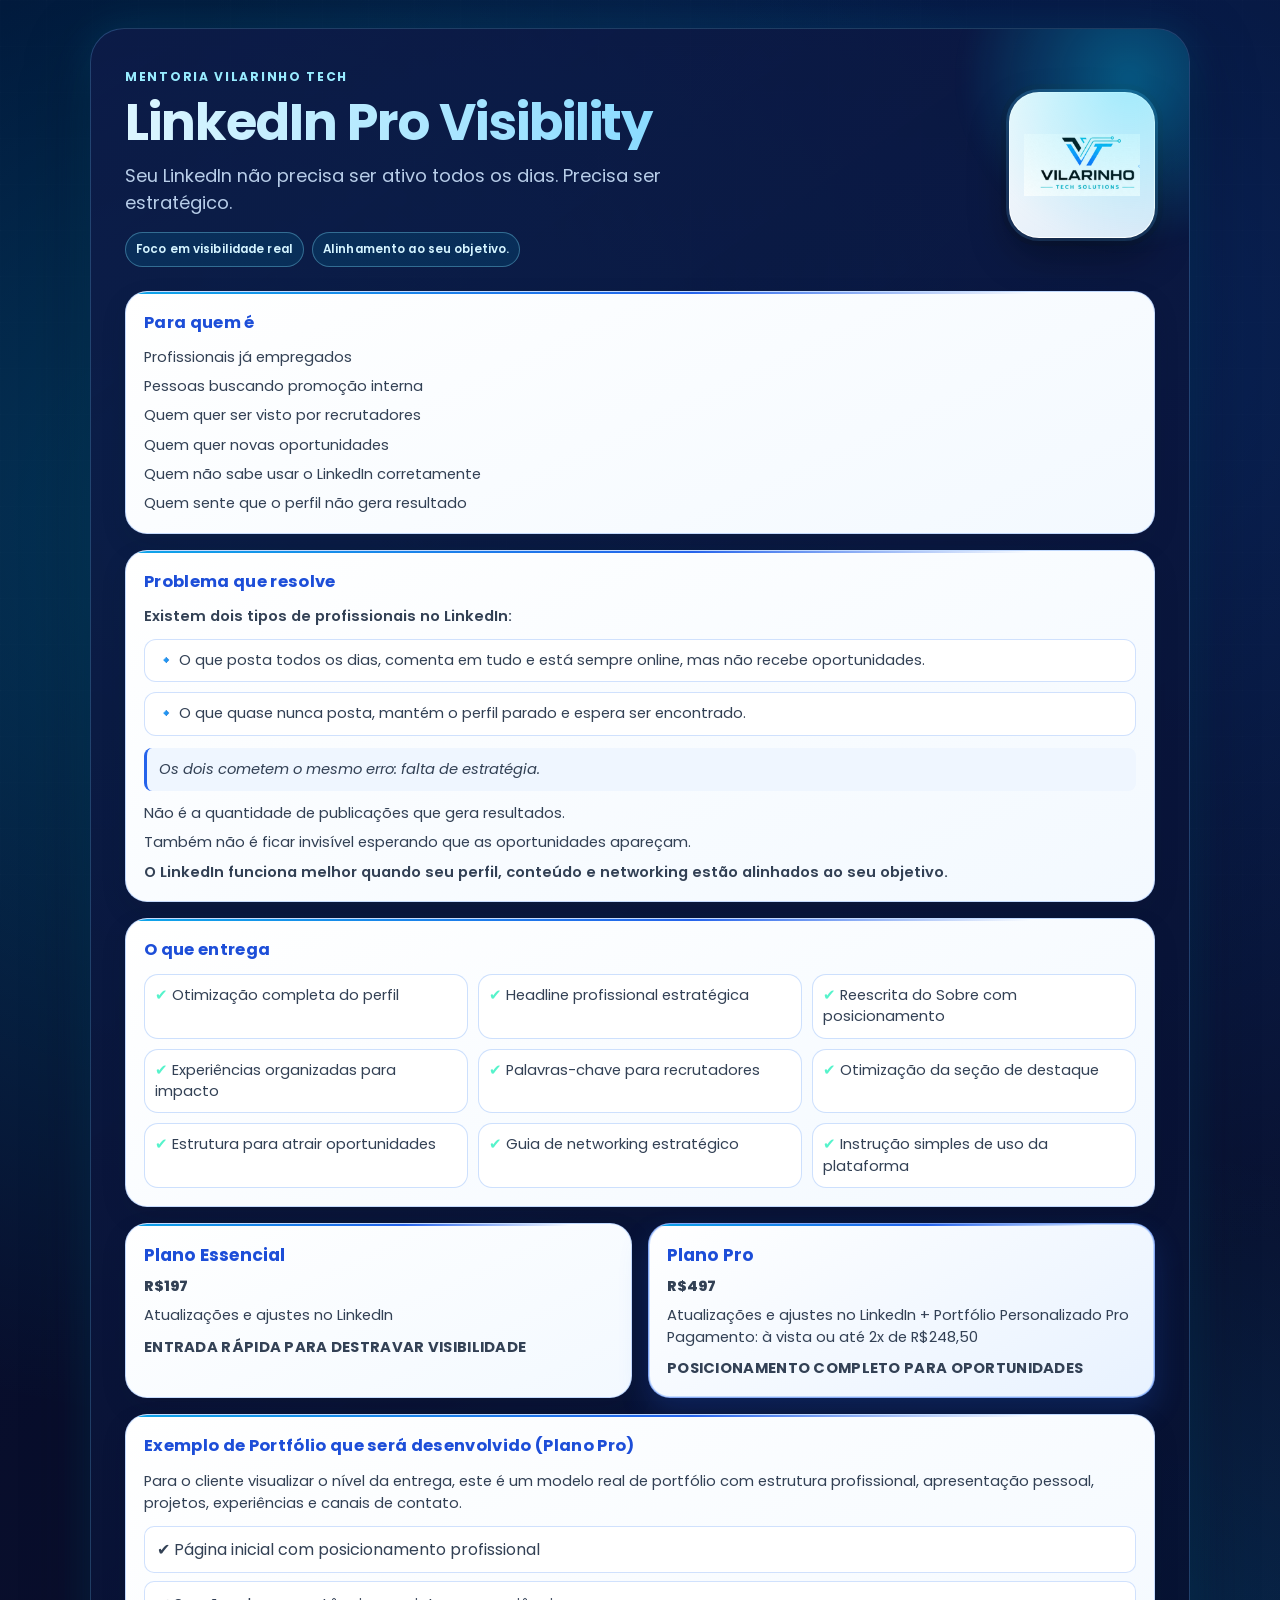
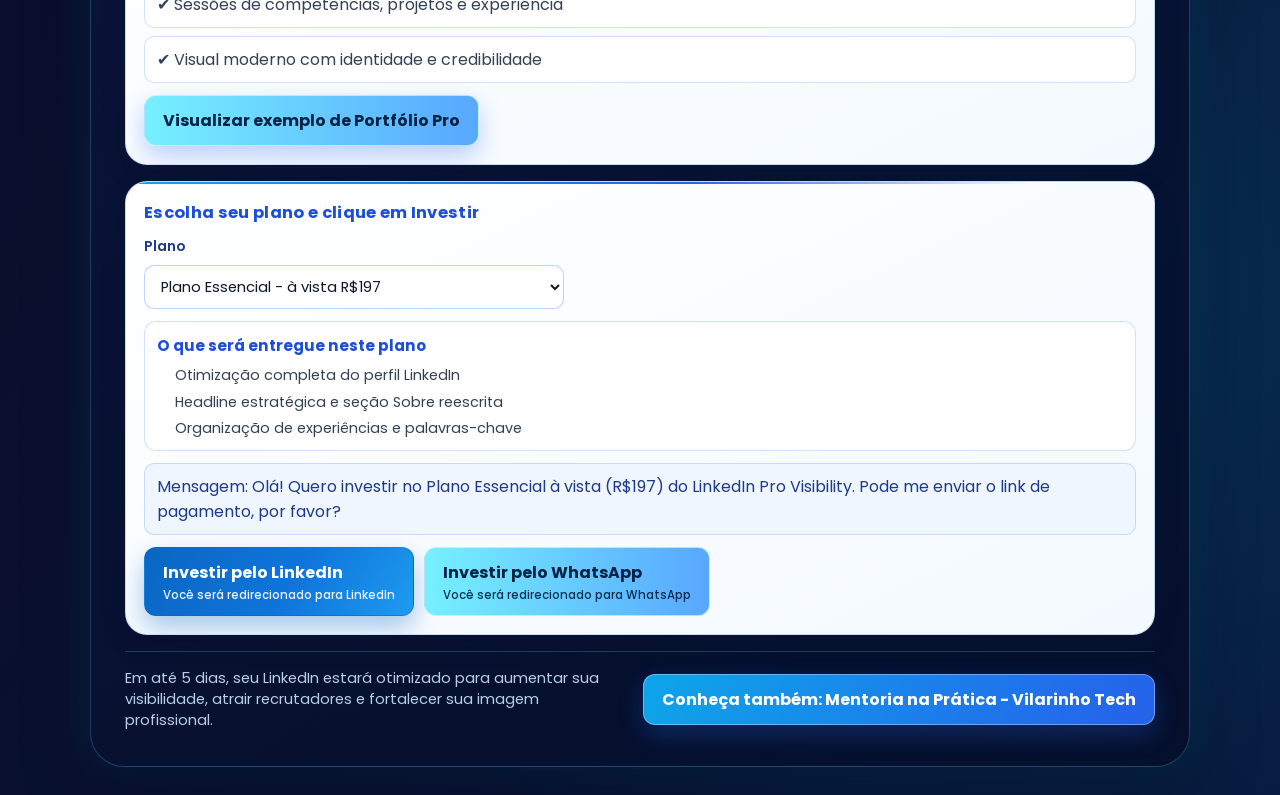
<file: index.html>
<!doctype html>
<html lang="pt-BR">
  <head>
    <meta charset="UTF-8" />
    <meta name="viewport" content="width=device-width, initial-scale=1.0" />
    <title>LinkedIn Pro Visibility | Mentoria Vilarinho Tech</title>

    <meta
      name="description"
      content="Produto LinkedIn Pro Visibility para aumentar visibilidade, atrair recrutadores e fortalecer posicionamento profissional em 5 dias."
    />

    <meta name="author" content="Mentoria Vilarinho Tech" />
    <meta
      property="og:title"
      content="LinkedIn Pro Visibility por Mentoria Vilarinho Tech"
    />
    <meta
      property="og:description"
      content="Seu LinkedIn não precisa ser ativo. Precisa ser estratégico."
    />

    <meta property="og:type" content="website" />
    <link rel="icon" type="image/png" href="assets/mentoria%20logo.png" />
    <link rel="apple-touch-icon" href="assets/mentoria%20logo.png" />

    <link rel="stylesheet" href="css/style.css" />
    <link rel="preconnect" href="https://fonts.googleapis.com" />
    <link rel="preconnect" href="https://fonts.gstatic.com" crossorigin />

    <link
      href="https://fonts.googleapis.com/css2?family=Poppins:wght@400;500;600;700;800&display=swap"
      rel="stylesheet"
    />
  </head>

  <body>
    <div class="bg-icons" aria-hidden="true">
      <span>in</span>
      <span>📈</span>
      <span>🎯</span>
      <span>🤝</span>
      <span>🧭</span>
      <span>🔎</span>
      <span>💼</span>
      <span>🌐</span>
    </div>

    <main class="page-wrap">
      <section class="post-canvas" aria-label="Post para LinkedIn">
        <header class="hero-row">
          <div>
            <p class="micro-tag">Mentoria Vilarinho Tech</p>
            <h1>LinkedIn Pro Visibility</h1>
            <p class="hero-subtitle">
              Seu LinkedIn não precisa ser ativo todos os dias. Precisa ser
              estratégico.
            </p>

            <div class="hero-kpis" aria-label="Pontos-chave do produto">
              <span>Foco em visibilidade real</span>
              <span>Alinhamento ao seu objetivo.</span>
            </div>
          </div>

          <img
            src="assets/mentoria logo.png"
            alt="Logo Mentoria Vilarinho Tech"
            class="brand-logo"
          />
        </header>

        <div class="grid-main">
          <article class="glass-card">
            <h2>Para quem é</h2>
            <ul>
              <li>Profissionais já empregados</li>
              <li>Pessoas buscando promoção interna</li>
              <li>Quem quer ser visto por recrutadores</li>
              <li>Quem quer novas oportunidades</li>
              <li>Quem não sabe usar o LinkedIn corretamente</li>
              <li>Quem sente que o perfil não gera resultado</li>
            </ul>
          </article>

          <article class="glass-card problem-card">
            <h2>Problema que resolve</h2>
            <div class="problem-stack">
              <p class="problem-lead">
                Existem dois tipos de profissionais no LinkedIn:
              </p>

              <div class="problem-types">
                <p class="problem-type">
                  🔹 O que posta todos os dias, comenta em tudo e está sempre
                  online, mas não recebe oportunidades.
                </p>

                <p class="problem-type">
                  🔹 O que quase nunca posta, mantém o perfil parado e espera
                  ser encontrado.
                </p>
              </div>

              <p class="problem-proof">
                Os dois cometem o mesmo erro: falta de estratégia.
              </p>

              <div class="problem-flow">
                <p>Não é a quantidade de publicações que gera resultados.</p>

                <p>
                  Também não é ficar invisível esperando que as oportunidades
                  apareçam.
                </p>

                <p class="problem-final">
                  O LinkedIn funciona melhor quando seu perfil, conteúdo e
                  networking estão alinhados ao seu objetivo.
                </p>
              </div>
            </div>
          </article>
        </div>

        <article class="glass-card full-width">
          <h2>O que entrega</h2>
          <div class="check-grid">
            <p>✔ Otimização completa do perfil</p>
            <p>✔ Headline profissional estratégica</p>
            <p>✔ Reescrita do Sobre com posicionamento</p>
            <p>✔ Experiências organizadas para impacto</p>
            <p>✔ Palavras-chave para recrutadores</p>
            <p>✔ Otimização da seção de destaque</p>
            <p>✔ Estrutura para atrair oportunidades</p>
            <p>✔ Guia de networking estratégico</p>
            <p>✔ Instrução simples de uso da plataforma</p>
          </div>
        </article>

        <div class="grid-main plans-grid">
          <article class="plan-card">
            <h3>Plano Essencial</h3>
            <p class="price">R$197</p>
            <p>Atualizações e ajustes no LinkedIn</p>
            <p class="plan-tag">Entrada rápida para destravar visibilidade</p>
          </article>

          <article class="plan-card featured">
            <h3>Plano Pro</h3>
            <p class="price">R$497</p>
            <p>
              Atualizações e ajustes no LinkedIn + Portfólio Personalizado Pro
            </p>
            <p>Pagamento: à vista ou até 2x de R$248,50</p>
            <p class="plan-tag">Posicionamento completo para oportunidades</p>
          </article>
        </div>

        <section
          class="glass-card portfolio-example"
          aria-label="Exemplo de portfólio"
        >
          <h2>Exemplo de Portfólio que será desenvolvido (Plano Pro)</h2>

          <p class="portfolio-intro">
            Para o cliente visualizar o nível da entrega, este é um modelo real
            de portfólio com estrutura profissional, apresentação pessoal,
            projetos, experiências e canais de contato.
          </p>

          <div class="portfolio-points">
            <p>✔ Página inicial com posicionamento profissional</p>
            <p>✔ Sessões de competências, projetos e experiência</p>
            <p>✔ Visual moderno com identidade e credibilidade</p>
          </div>

          <a
            class="cta cta-portfolio"
            href="https://vilarinhofran-ui.github.io/PORTF-LIO-FRANCIELLY-VILARINHO/"
            target="_blank"
            rel="noopener noreferrer"
            >Visualizar exemplo de Portfólio Pro</a
          >
        </section>

        <section class="glass-card invest-box" aria-label="Escolha de plano">
          <h2>Escolha seu plano e clique em Investir</h2>

          <div class="invest-controls">
            <label for="plan-select">Plano</label>
            <select id="plan-select" name="plano">
              <option value="essencial">Plano Essencial - à vista R$197</option>
              <option value="pro_avista">Plano Pro - à vista R$497</option>
              <option value="pro_2x">Plano Pro - até 2x de R$248,50</option>
            </select>
          </div>

          <div class="plan-delivery" id="plan-delivery-box">
            <h3>O que será entregue neste plano</h3>
            <ul id="plan-delivery-list">
              <li>Otimização completa do perfil LinkedIn</li>
              <li>Headline estratégica e seção Sobre reescrita</li>
              <li>Organização de experiências e palavras-chave</li>
            </ul>
          </div>

          <p class="invest-preview" id="invest-preview">
            Mensagem: Olá! Quero investir no Plano Essencial (R$197) do LinkedIn
            Pro Visibility. Pode me enviar o link de pagamento, por favor?
          </p>

          <div class="invest-actions">
            <a
              id="invest-linkedin"
              class="cta cta-invest-linkedin"
              href="https://www.linkedin.com/in/francielly-vilarinho/"
              target="_blank"
              rel="noopener noreferrer"
            >
              Investir pelo LinkedIn
              <span class="cta-subinfo"
                >Você será redirecionado para LinkedIn</span
              >
            </a>

            <a
              id="invest-whatsapp"
              class="cta"
              href="https://wa.me/554187039711"
              target="_blank"
              rel="noopener noreferrer"
            >
              Investir pelo WhatsApp
              <span class="cta-subinfo"
                >Você será redirecionado para WhatsApp</span
              >
            </a>
          </div>
        </section>

        <footer class="post-footer">
          <p class="footer-copy">
            Em até 5 dias, seu LinkedIn estará otimizado para aumentar sua
            visibilidade, atrair recrutadores e fortalecer sua imagem
            profissional.
          </p>

          <div class="footer-actions">
            <a
              class="cta cta-secondary cta-mentoria-highlight"
              href="mentoria.index.html"
              >Conheça também: Mentoria na Prática - Vilarinho Tech</a
            >
          </div>
        </footer>
      </section>
    </main>

    <script>
      (function () {
        var planSelect = document.getElementById("plan-select");
        var preview = document.getElementById("invest-preview");
        var whatsappBtn = document.getElementById("invest-whatsapp");
        var linkedinBtn = document.getElementById("invest-linkedin");
        var deliveryList = document.getElementById("plan-delivery-list");

        if (
          !planSelect ||
          !preview ||
          !whatsappBtn ||
          !linkedinBtn ||
          !deliveryList
        ) {
          return;
        }

        var deliveryMap = {
          essencial: [
            "Otimização completa do perfil LinkedIn",
            "Headline estratégica e seção Sobre reescrita",
            "Organização de experiências e palavras-chave",
          ],
          pro_avista: [
            "Tudo do Plano Essencial",
            "Otimização avançada da seção de destaque",
            "Portfólio Personalizado Pro para reforçar posicionamento",
          ],
          pro_2x: [
            "Tudo do Plano Essencial",
            "Otimização avançada da seção de destaque",
            "Portfólio Personalizado Pro para reforçar posicionamento",
          ],
        };

        function planLabel(value) {
          if (value === "pro_avista") {
            return "Plano Pro à vista (R$497)";
          }

          if (value === "pro_2x") {
            return "Plano Pro em até 2x de R$248,50";
          }

          return "Plano Essencial à vista (R$197)";
        }

        function buildMessage(label) {
          return (
            "Olá! Quero investir no " +
            label +
            " do LinkedIn Pro Visibility. Pode me enviar o link de pagamento, por favor?"
          );
        }

        function updateLinks() {
          var selectedPlan = planLabel(planSelect.value);
          var message = buildMessage(selectedPlan);
          var encoded = encodeURIComponent(message);
          var items = deliveryMap[planSelect.value] || [];

          preview.textContent = "Mensagem: " + message;
          whatsappBtn.href = "https://wa.me/554187039711?text=" + encoded;
          linkedinBtn.href =
            "https://www.linkedin.com/in/francielly-vilarinho/";

          deliveryList.innerHTML = "";
          items.forEach(function (item) {
            var li = document.createElement("li");
            li.textContent = item;
            deliveryList.appendChild(li);
          });
        }

        planSelect.addEventListener("change", updateLinks);
        updateLinks();
      })();
    </script>
  </body>
</html>
</file>
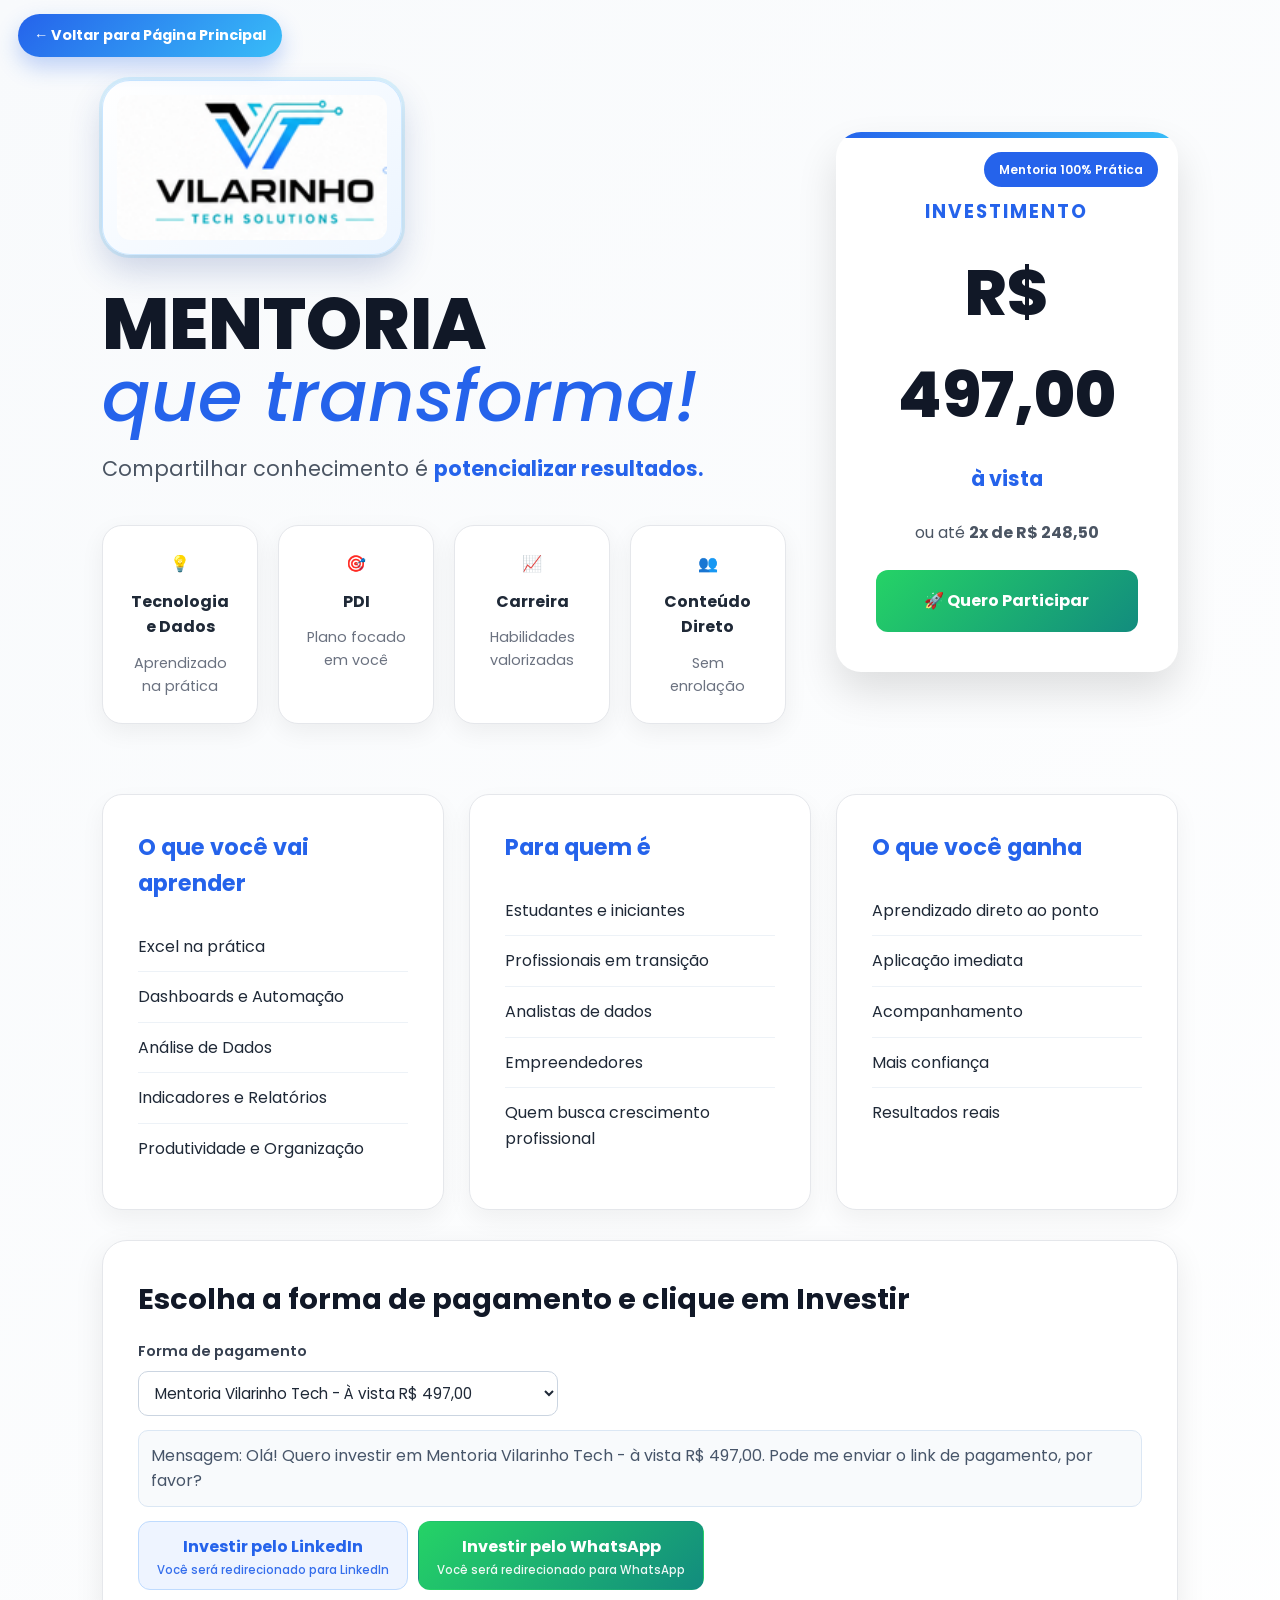
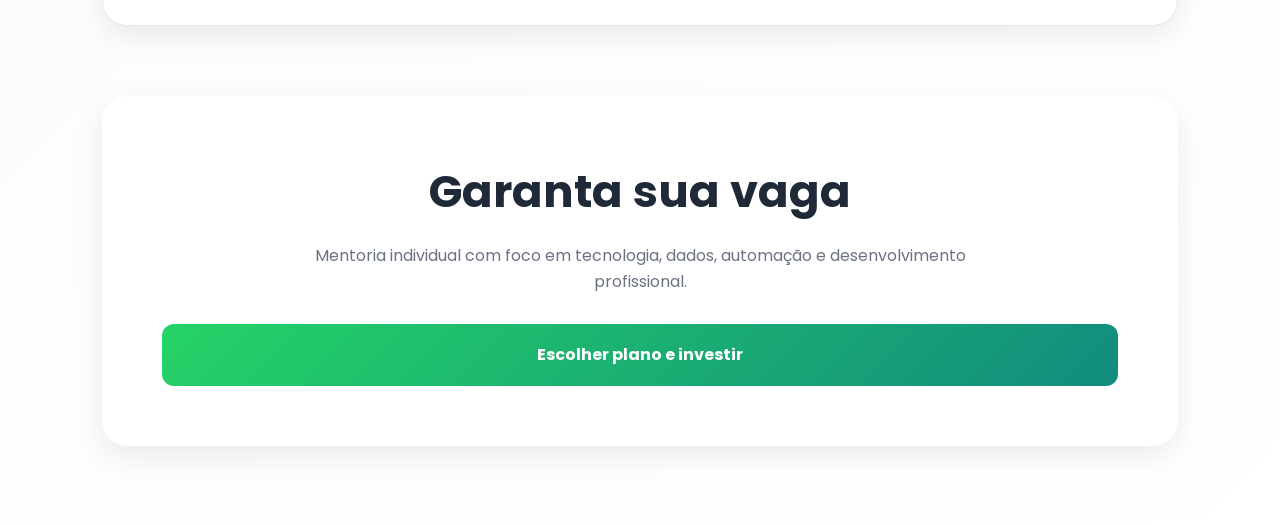
<file: mentoria.index.html>
<!doctype html>
<html lang="pt-BR">
  <head>
    <meta charset="UTF-8" />
    <meta name="viewport" content="width=device-width, initial-scale=1.0" />

    <title>Mentoria Vilarinho Tech</title>

    <meta
      name="description"
      content="Mentoria em Tecnologia, Dados, Automação, Excel, Power BI e Desenvolvimento Profissional com Francielly Vilarinho."
    />

    <meta name="author" content="Vilarinho Tech Solutions" />

    <meta property="og:title" content="Mentoria Vilarinho Tech" />

    <meta
      property="og:description"
      content="Compartilhar conhecimento é potencializar resultados."
    />

    <meta property="og:type" content="website" />
    <link rel="icon" type="image/png" href="assets/mentoria%20logo.png" />
    <link rel="apple-touch-icon" href="assets/mentoria%20logo.png" />

    <link rel="stylesheet" href="css/mentoria.css" />
    <link rel="preconnect" href="https://fonts.googleapis.com" />
    <link rel="preconnect" href="https://fonts.gstatic.com" crossorigin />

    <link
      href="https://fonts.googleapis.com/css2?family=Poppins:wght@300;400;500;600;700;800&display=swap"
      rel="stylesheet"
    />
  </head>

  <body>
    <div class="bg-icons" aria-hidden="true">
      <span>in</span>
      <span>📈</span>
      <span>🎯</span>
      <span>🤝</span>
      <span>💼</span>
      <span>🧭</span>
      <span>🔎</span>
      <span>🌐</span>
    </div>

    <a class="btn-back" href="index.html">← Voltar para Página Principal</a>

    <section id="mentoria" class="mentoria">
      <div class="mentoria-container">
        <!-- Lado Esquerdo -->
        <div class="mentoria-info">
          <img
            src="assets/mentoria logo.png"
            alt="Vilarinho Tech Solutions"
            class="logo-mentoria"
          />

          <h1>
            MENTORIA
            <span>que transforma!</span>
          </h1>

          <p class="subtitle">
            Compartilhar conhecimento é
            <strong>potencializar resultados.</strong>
          </p>

          <div class="beneficios-grid">
            <div class="beneficio">
              💡
              <h4>Tecnologia e Dados</h4>
              <p>Aprendizado na prática</p>
            </div>

            <div class="beneficio">
              🎯
              <h4>PDI</h4>
              <p>Plano focado em você</p>
            </div>

            <div class="beneficio">
              📈
              <h4>Carreira</h4>
              <p>Habilidades valorizadas</p>
            </div>

            <div class="beneficio">
              👥
              <h4>Conteúdo Direto</h4>
              <p>Sem enrolação</p>
            </div>
          </div>
        </div>

        <!-- Lado Direito -->
        <div class="pricing-card">
          <span class="badge"> Mentoria 100% Prática </span>

          <h3>Investimento</h3>

          <h2>R$ 497,00</h2>

          <p class="avista">à vista</p>

          <div class="parcelado">ou até <strong>2x de R$ 248,50</strong></div>

          <a href="#investir" class="btn-whatsapp">🚀 Quero Participar</a>
        </div>
      </div>

      <!-- Aprendizado -->
      <div class="cards-section">
        <div class="card">
          <h3>O que você vai aprender</h3>

          <ul>
            <li>Excel na prática</li>
            <li>Dashboards e Automação</li>
            <li>Análise de Dados</li>
            <li>Indicadores e Relatórios</li>
            <li>Produtividade e Organização</li>
          </ul>
        </div>

        <div class="card">
          <h3>Para quem é</h3>

          <ul>
            <li>Estudantes e iniciantes</li>
            <li>Profissionais em transição</li>
            <li>Analistas de dados</li>
            <li>Empreendedores</li>
            <li>Quem busca crescimento profissional</li>
          </ul>
        </div>

        <div class="card">
          <h3>O que você ganha</h3>

          <ul>
            <li>Aprendizado direto ao ponto</li>
            <li>Aplicação imediata</li>
            <li>Acompanhamento</li>
            <li>Mais confiança</li>
            <li>Resultados reais</li>
          </ul>
        </div>
      </div>

      <div class="invest-box" id="investir">
        <h2>Escolha a forma de pagamento e clique em Investir</h2>

        <div class="invest-controls">
          <label for="plan-select-mentoria">Forma de pagamento</label>
          <select id="plan-select-mentoria" name="plano-mentoria">
            <option value="avista">
              Mentoria Vilarinho Tech - À vista R$ 497,00
            </option>
            <option value="parcelado">
              Mentoria Vilarinho Tech - 2x de R$ 248,50
            </option>
          </select>
        </div>

        <p class="invest-preview" id="invest-preview-mentoria">
          Mensagem: Olá! Quero investir na Mentoria Vilarinho Tech no formato à
          vista (R$ 497,00). Pode me enviar o link de pagamento, por favor?
        </p>

        <div class="invest-actions">
          <a
            id="invest-linkedin-mentoria"
            class="btn-invest btn-invest-secondary"
            href="https://www.linkedin.com/in/francielly-vilarinho/"
            target="_blank"
            rel="noopener noreferrer"
          >
            Investir pelo LinkedIn
            <span class="invest-subinfo"
              >Você será redirecionado para LinkedIn</span
            >
          </a>

          <a
            id="invest-whatsapp-mentoria"
            class="btn-invest"
            href="https://wa.me/554187039711"
            target="_blank"
            rel="noopener noreferrer"
          >
            Investir pelo WhatsApp
            <span class="invest-subinfo"
              >Você será redirecionado para WhatsApp</span
            >
          </a>
        </div>
      </div>

      <!-- CTA -->
      <div class="cta-final">
        <h2>Garanta sua vaga</h2>

        <p>
          Mentoria individual com foco em tecnologia, dados, automação e
          desenvolvimento profissional.
        </p>

        <a href="#investir" class="btn-whatsapp"> Escolher plano e investir </a>
      </div>
    </section>

    <script>
      (function () {
        var planSelect = document.getElementById("plan-select-mentoria");
        var preview = document.getElementById("invest-preview-mentoria");
        var whatsappBtn = document.getElementById("invest-whatsapp-mentoria");
        var linkedinBtn = document.getElementById("invest-linkedin-mentoria");

        if (!planSelect || !preview || !whatsappBtn || !linkedinBtn) {
          return;
        }

        function planLabel(value) {
          return value === "parcelado"
            ? "Mentoria Vilarinho Tech - 2x de R$ 248,50"
            : "Mentoria Vilarinho Tech - à vista R$ 497,00";
        }

        function buildMessage(label) {
          return (
            "Olá! Quero investir em " +
            label +
            ". Pode me enviar o link de pagamento, por favor?"
          );
        }

        function updateLinks() {
          var selectedPlan = planLabel(planSelect.value);
          var message = buildMessage(selectedPlan);
          var encoded = encodeURIComponent(message);

          preview.textContent = "Mensagem: " + message;
          whatsappBtn.href = "https://wa.me/554187039711?text=" + encoded;
          linkedinBtn.href =
            "https://www.linkedin.com/in/francielly-vilarinho/";
        }

        planSelect.addEventListener("change", updateLinks);
        updateLinks();
      })();
    </script>
  </body>
</html>
</file>
<file: css/style.css>
* {
  margin: 0;
  padding: 0;
  box-sizing: border-box;
}

:root {
  --bg-1: #010a2c;
  --bg-2: #0a0f2c;
  --accent-1: #00d4ff;
  --accent-2: #0072ff;
  --card: rgba(8, 17, 50, 0.7);
  --line: rgba(107, 196, 255, 0.25);
  --text: #f6fbff;
  --muted: #b8cee9;
  --ok: #56f3cb;
}

html,
body {
  width: 100%;
  min-height: 100%;
}

body {
  font-family: "Poppins", sans-serif;
  color: var(--text);
  background:
    radial-gradient(
      circle at 18% 22%,
      rgba(0, 212, 255, 0.22) 0%,
      transparent 42%
    ),
    radial-gradient(
      circle at 84% 14%,
      rgba(0, 114, 255, 0.2) 0%,
      transparent 40%
    ),
    radial-gradient(
      circle at 80% 78%,
      rgba(0, 212, 255, 0.15) 0%,
      transparent 35%
    ),
    linear-gradient(130deg, var(--bg-1) 0%, var(--bg-2) 48%, #07163a 100%);
  overflow-x: hidden;
}

body::before {
  content: "";
  position: fixed;
  inset: 0;
  z-index: -1;
  pointer-events: none;
  background-image:
    linear-gradient(rgba(255, 255, 255, 0.035) 1px, transparent 1px),
    linear-gradient(90deg, rgba(255, 255, 255, 0.035) 1px, transparent 1px);
  background-size: 46px 46px;
  opacity: 0.28;
  animation: gridMove 20s linear infinite;
}

.bg-icons {
  position: fixed;
  inset: 0;
  z-index: 0;
  pointer-events: none;
  overflow: hidden;
}

.bg-icons span {
  position: absolute;
  color: rgba(182, 236, 255, 0.06);
  font-weight: 700;
  letter-spacing: 0.03em;
  text-shadow: 0 0 8px rgba(0, 212, 255, 0.08);
  animation: floatIcon 20s ease-in-out infinite;
}

.bg-icons span:nth-child(1) {
  display: none;
}

.bg-icons span:nth-child(n + 2) {
  opacity: 0.1;
}

.bg-icons span:nth-child(1) {
  left: -9999px;
  top: -9999px;
}

.bg-icons span:nth-child(2) {
  left: 74%;
  top: 2%;
  font-size: 2.4rem;
  animation-duration: 8s;
  animation-delay: -2s;
}

.bg-icons span:nth-child(3) {
  left: 90%;
  top: 16%;
  font-size: 2.2rem;
  animation-duration: 9s;
  animation-delay: -5s;
}

.bg-icons span:nth-child(4) {
  left: 12%;
  top: 74%;
  font-size: 1.45rem;
  animation-duration: 18s;
  animation-delay: -3s;
}

.bg-icons span:nth-child(5) {
  left: 30%;
  top: 20%;
  font-size: 1.4rem;
  animation-duration: 15s;
  animation-delay: -7s;
}

.bg-icons span:nth-child(6) {
  left: 10%;
  top: 58%;
  font-size: 1.35rem;
  animation-duration: 16s;
  animation-delay: -4s;
}

.bg-icons span:nth-child(7) {
  left: 52%;
  top: 12%;
  font-size: 1.4rem;
  animation-duration: 12s;
  animation-delay: -6s;
}

.bg-icons span:nth-child(8) {
  left: 22%;
  top: 82%;
  font-size: 1.4rem;
  animation-duration: 19s;
  animation-delay: -1s;
}

@keyframes gridMove {
  from {
    transform: translateY(0);
  }
  to {
    transform: translateY(46px);
  }
}

@keyframes floatIcon {
  0%,
  100% {
    transform: translateY(0) rotate(0deg);
    opacity: 0.28;
  }
  50% {
    transform: translateY(-16px) rotate(4deg);
    opacity: 0.62;
  }
}

@keyframes floatIconFocus {
  0%,
  100% {
    transform: translateY(0) scale(1) rotate(0deg);
    opacity: 0.72;
  }
  50% {
    transform: translateY(-24px) scale(1.09) rotate(7deg);
    opacity: 1;
  }
}

@keyframes iconOrbitPulse {
  0%,
  100% {
    transform: translate(0, 0) scale(1) rotate(0deg);
    opacity: 0.95;
  }
  25% {
    transform: translate(-8px, 6px) scale(1.05) rotate(-6deg);
    opacity: 1;
  }
  50% {
    transform: translate(3px, 14px) scale(1.1) rotate(5deg);
    opacity: 1;
  }
  75% {
    transform: translate(10px, 5px) scale(1.04) rotate(-4deg);
    opacity: 1;
  }
}

.page-wrap {
  min-height: 100dvh;
  position: relative;
  z-index: 2;
  display: grid;
  place-items: center;
  padding: 28px;
}

.post-canvas {
  width: min(100%, 1100px);
  background: linear-gradient(
    145deg,
    rgba(14, 27, 73, 0.82) 0%,
    rgba(5, 14, 42, 0.9) 100%
  );
  border: 1px solid var(--line);
  border-radius: 34px;
  padding: 34px;
  box-shadow:
    0 22px 60px rgba(0, 8, 30, 0.5),
    0 0 40px rgba(0, 212, 255, 0.15);
  position: relative;
  overflow: hidden;
}

.post-canvas::after {
  content: "";
  position: absolute;
  width: 340px;
  height: 340px;
  border-radius: 50%;
  top: -120px;
  right: -110px;
  background: radial-gradient(
    circle,
    rgba(0, 212, 255, 0.34) 0%,
    transparent 70%
  );
  filter: blur(8px);
  pointer-events: none;
}

.hero-row {
  display: flex;
  justify-content: space-between;
  gap: 24px;
  align-items: center;
  margin-bottom: 24px;
}

.micro-tag {
  display: inline-block;
  font-size: 0.76rem;
  font-weight: 700;
  letter-spacing: 0.14em;
  text-transform: uppercase;
  color: #98ecff;
  margin-bottom: 10px;
}

h1 {
  font-size: clamp(2rem, 4.6vw, 3.2rem);
  line-height: 1.05;
  letter-spacing: -0.02em;
  background: linear-gradient(90deg, #dcf6ff 0%, #8ddcff 45%, #5ab2ff 100%);
  background-size: 200% 200%;
  -webkit-background-clip: text;
  background-clip: text;
  color: transparent;
  animation:
    titleSheen 6.2s linear infinite,
    titleWave 4.4s cubic-bezier(0.42, 0, 0.25, 1) infinite;
}

@keyframes titleSheen {
  0%,
  100% {
    background-position: 0% 50%;
    filter: drop-shadow(0 0 0 rgba(0, 212, 255, 0));
  }
  50% {
    background-position: 130% 50%;
    filter: drop-shadow(0 0 14px rgba(0, 212, 255, 0.5));
  }
}

@keyframes titleWave {
  0%,
  100% {
    transform: translateY(0) skewX(0deg);
  }
  50% {
    transform: translateY(-2px) skewX(-2deg);
  }
}

.hero-subtitle {
  margin-top: 12px;
  max-width: 560px;
  color: var(--muted);
  font-size: clamp(0.95rem, 2vw, 1.12rem);
}

.hero-kpis {
  margin-top: 16px;
  display: flex;
  flex-wrap: wrap;
  gap: 8px;
}

.hero-kpis span {
  font-size: 0.74rem;
  font-weight: 600;
  color: #d4f4ff;
  letter-spacing: 0.01em;
  background: rgba(0, 212, 255, 0.1);
  border: 1px solid rgba(128, 225, 255, 0.35);
  padding: 8px 10px;
  border-radius: 999px;
}

.brand-logo {
  width: 146px;
  height: 146px;
  object-fit: contain;
  border-radius: 30px;
  background: linear-gradient(
    145deg,
    rgba(255, 255, 255, 0.99),
    rgba(228, 242, 255, 0.97)
  );
  padding: 14px;
  border: 1px solid rgba(255, 255, 255, 0.98);
  box-shadow:
    0 18px 40px rgba(0, 0, 0, 0.32),
    0 0 0 3px rgba(92, 182, 255, 0.22),
    0 0 0 8px rgba(15, 23, 42, 0.22);
  animation: logoFloat 4s ease-in-out infinite;
}

@keyframes logoFloat {
  0%,
  100% {
    transform: translateY(0);
  }
  50% {
    transform: translateY(-4px);
  }
}

.grid-main {
  display: grid;
  gap: 16px;
  grid-template-columns: 1fr;
}

.glass-card,
.plan-card {
  background: linear-gradient(155deg, #ffffff 0%, #f3f9ff 100%);
  border: 1px solid rgba(59, 130, 246, 0.28);
  border-radius: 22px;
  padding: 18px;
  position: relative;
  overflow: hidden;
  box-shadow: 0 10px 26px rgba(15, 23, 42, 0.12);
}

.glass-card::before,
.plan-card::before {
  content: "";
  position: absolute;
  left: 0;
  top: 0;
  width: 100%;
  height: 2px;
  background: linear-gradient(90deg, #0ea5e9, #2563eb 55%, transparent 88%);
}

h2 {
  font-size: 1.02rem;
  margin-bottom: 12px;
  letter-spacing: 0.02em;
  color: #1d4ed8;
}

.glass-card ul {
  list-style: none;
  display: grid;
  gap: 8px;
}

.glass-card li,
.check-grid p,
.problem-card p,
.plan-card p {
  color: #334155;
  line-height: 1.45;
  font-size: 0.92rem;
}

.post-footer p {
  color: var(--muted);
  line-height: 1.45;
  font-size: 0.92rem;
}

.problem-card {
  display: flex;
  flex-direction: column;
  justify-content: space-between;
}

.problem-stack {
  display: grid;
  gap: 12px;
}

.problem-stack p {
  margin: 0;
}

.problem-lead {
  color: #0f172a;
  font-weight: 600;
}

.problem-types {
  display: grid;
  gap: 10px;
}

.problem-type {
  background: #ffffff;
  border: 1px solid rgba(59, 130, 246, 0.24);
  border-radius: 12px;
  padding: 10px 12px;
}

.problem-proof {
  padding: 11px 12px;
  border-left: 3px solid #2563eb;
  background: #eff6ff;
  border-radius: 8px;
  font-style: italic;
  color: #1e3a8a;
}

.problem-flow {
  display: grid;
  gap: 8px;
}

.problem-final {
  color: #0f172a;
  font-weight: 600;
}

.result-chip {
  display: inline-block;
  margin-top: 12px;
  color: #001f3a;
  background: linear-gradient(90deg, #78efff 0%, #5cabff 100%);
  border-radius: 999px;
  font-size: 0.82rem;
  font-weight: 700;
  padding: 8px 14px;
}

.full-width {
  margin-top: 16px;
}

.check-grid {
  display: grid;
  grid-template-columns: repeat(3, minmax(0, 1fr));
  gap: 10px;
}

.check-grid p {
  border: 1px solid rgba(59, 130, 246, 0.25);
  border-radius: 14px;
  padding: 10px;
  background: #ffffff;
}

.check-grid p::first-letter {
  color: var(--ok);
}

.plans-grid {
  margin-top: 16px;
  grid-template-columns: 1fr 1fr;
}

.portfolio-example {
  margin-top: 16px;
}

.portfolio-intro {
  color: #334155;
  font-size: 0.92rem;
  line-height: 1.5;
}

.portfolio-points {
  margin-top: 12px;
  display: grid;
  gap: 8px;
}

.portfolio-points p {
  margin: 0;
  padding: 10px 12px;
  border: 1px solid rgba(59, 130, 246, 0.24);
  border-radius: 10px;
  background: #ffffff;
  color: #334155;
}

.cta-portfolio {
  margin-top: 12px;
  display: inline-flex;
  color: #ffffff;
  border-color: rgba(37, 99, 235, 0.45);
  background: linear-gradient(120deg, #2563eb 0%, #0ea5e9 100%);
  box-shadow: 0 10px 24px rgba(37, 99, 235, 0.3);
}

.cta-portfolio:hover {
  box-shadow: 0 14px 30px rgba(14, 165, 233, 0.35);
}

.invest-box {
  margin-top: 16px;
}

.invest-controls {
  display: grid;
  gap: 8px;
  max-width: 420px;
}

.invest-controls label {
  font-size: 0.86rem;
  color: #1e3a8a;
  font-weight: 600;
}

.invest-controls select {
  width: 100%;
  border: 1px solid rgba(59, 130, 246, 0.35);
  background: #ffffff;
  color: #0f172a;
  border-radius: 10px;
  padding: 10px 12px;
  font-family: "Poppins", sans-serif;
  font-size: 0.92rem;
}

.plan-delivery {
  margin-top: 12px;
  background: #ffffff;
  border: 1px solid rgba(59, 130, 246, 0.24);
  border-radius: 12px;
  padding: 12px;
}

.plan-delivery h3 {
  margin-bottom: 8px;
  font-size: 0.95rem;
  color: #1d4ed8;
}

.plan-delivery ul {
  margin: 0;
  padding-left: 18px;
  display: grid;
  gap: 6px;
}

.plan-delivery li {
  color: #334155;
  font-size: 0.9rem;
  line-height: 1.4;
}

.invest-preview {
  margin-top: 12px;
  background: #eff6ff;
  border: 1px solid rgba(59, 130, 246, 0.24);
  border-radius: 10px;
  padding: 10px 12px;
  color: #1e3a8a;
}

.invest-actions {
  margin-top: 12px;
  display: flex;
  gap: 10px;
  flex-wrap: wrap;
}

.plan-card h3 {
  color: #1d4ed8;
  font-size: 1.08rem;
  margin-bottom: 8px;
}

.price {
  color: #0f172a;
  font-size: 1.85rem;
  font-weight: 800;
  margin-bottom: 8px;
}

.plan-card.featured {
  border-color: rgba(37, 99, 235, 0.55);
  box-shadow:
    0 0 0 1px rgba(59, 130, 246, 0.25) inset,
    0 14px 30px rgba(37, 99, 235, 0.2);
  background: linear-gradient(150deg, #ffffff 0%, #e8f2ff 100%);
}

.plan-tag {
  margin-top: 10px;
  color: #1e40af;
  font-size: 0.78rem;
  letter-spacing: 0.02em;
  text-transform: uppercase;
  font-weight: 700;
}

.post-footer {
  margin-top: 16px;
  border-top: 1px solid rgba(150, 220, 255, 0.22);
  padding-top: 16px;
  display: flex;
  gap: 16px;
  align-items: center;
  justify-content: space-between;
}

.post-footer p {
  max-width: 760px;
}

.footer-actions {
  display: flex;
  gap: 10px;
  flex-wrap: wrap;
}

.footer-copy {
  font-size: 0.94rem;
}

.cta {
  text-decoration: none;
  white-space: nowrap;
  font-weight: 700;
  color: #042243;
  background: linear-gradient(90deg, #76f0ff 0%, #58a7ff 100%);
  border-radius: 12px;
  padding: 12px 18px;
  border: 1px solid rgba(219, 248, 255, 0.7);
  transition:
    transform 0.3s ease,
    box-shadow 0.3s ease;
}

.cta-subinfo {
  display: block;
  margin-top: 4px;
  font-size: 0.72rem;
  font-weight: 500;
  line-height: 1.2;
  white-space: normal;
  opacity: 0.92;
}

.cta:hover {
  transform: translateY(-2px);
  box-shadow: 0 8px 24px rgba(76, 180, 255, 0.35);
}

.cta-secondary {
  color: #d7f4ff;
  background: transparent;
  border-color: rgba(145, 223, 255, 0.45);
}

.cta-secondary:hover {
  box-shadow: 0 8px 24px rgba(76, 180, 255, 0.2);
}

.cta-linkedin {
  color: #ffffff;
  border-color: rgba(147, 211, 255, 0.45);
  background: linear-gradient(120deg, #0a66c2 0%, #1279df 55%, #1d9bf0 100%);
  box-shadow: 0 10px 24px rgba(10, 102, 194, 0.35);
}

.cta-linkedin:hover {
  box-shadow: 0 14px 30px rgba(29, 155, 240, 0.35);
}

.cta-invest-linkedin {
  color: #ffffff;
  border-color: rgba(10, 102, 194, 0.45);
  background: linear-gradient(120deg, #0a66c2 0%, #0f75db 55%, #1d9bf0 100%);
  box-shadow: 0 12px 26px rgba(10, 102, 194, 0.35);
  animation: linkedinPulse 2.4s ease-in-out infinite;
}

.cta-invest-linkedin:hover {
  box-shadow: 0 16px 34px rgba(29, 155, 240, 0.4);
}

@keyframes linkedinPulse {
  0%,
  100% {
    transform: translateY(0);
  }
  50% {
    transform: translateY(-1px);
  }
}

.cta-mentoria-highlight {
  color: #ffffff;
  border-color: rgba(255, 255, 255, 0.35);
  background: linear-gradient(120deg, #0ea5e9 0%, #2563eb 48%, #10b981 100%);
  background-size: 200% 200%;
  animation: mentoriaGlow 3s ease infinite;
  box-shadow: 0 10px 24px rgba(37, 99, 235, 0.28);
}

.cta-mentoria-highlight:hover {
  transform: translateY(-2px) scale(1.01);
  box-shadow: 0 14px 30px rgba(16, 185, 129, 0.3);
}

@keyframes mentoriaGlow {
  0% {
    background-position: 0% 50%;
  }
  50% {
    background-position: 100% 50%;
  }
  100% {
    background-position: 0% 50%;
  }
}

@media (max-width: 980px) {
  .page-wrap {
    padding: 12px;
  }

  .post-canvas {
    border-radius: 22px;
    padding: 18px;
  }

  .grid-main,
  .plans-grid,
  .check-grid {
    grid-template-columns: 1fr;
  }

  .hero-row {
    flex-direction: column;
    align-items: flex-start;
  }

  .hero-kpis span {
    width: 100%;
  }

  .brand-logo {
    width: 108px;
    height: 108px;
  }

  .post-footer {
    flex-direction: column;
    align-items: flex-start;
  }

  .footer-actions {
    width: 100%;
  }

  .invest-controls {
    max-width: 100%;
  }

  .invest-actions {
    width: 100%;
  }

  .cta {
    width: 100%;
    text-align: center;
  }

  .bg-icons span {
    font-size: 1.2rem !important;
  }

  .bg-icons span:nth-child(1) {
    display: none;
  }
}
</file>
<file: css/mentoria.css>
/* Reset */
* {
  margin: 0;
  padding: 0;
  box-sizing: border-box;
}

html {
  scroll-behavior: smooth;
}

body {
  font-family: "Poppins", sans-serif;
  background: #f4f7fb;
  color: #1f2937;
  line-height: 1.6;
}

.bg-icons {
  position: fixed;
  inset: 0;
  z-index: 0;
  pointer-events: none;
  overflow: hidden;
}

.bg-icons span {
  position: absolute;
  color: rgba(37, 99, 235, 0.06);
  font-weight: 700;
  letter-spacing: 0.03em;
  text-shadow: 0 0 8px rgba(56, 189, 248, 0.1);
  animation: floatIconLight 19s ease-in-out infinite;
}

.bg-icons span:nth-child(1) {
  display: none;
}

.bg-icons span:nth-child(n + 2) {
  opacity: 0.1;
}

.bg-icons span:nth-child(1) {
  left: -9999px;
  top: -9999px;
}

.bg-icons span:nth-child(2) {
  left: 74%;
  top: 2%;
  font-size: 2.3rem;
  animation-duration: 8s;
  animation-delay: -3s;
}

.bg-icons span:nth-child(3) {
  left: 90%;
  top: 16%;
  font-size: 2.1rem;
  animation-duration: 9s;
  animation-delay: -5s;
}

.bg-icons span:nth-child(4) {
  left: 12%;
  top: 76%;
  font-size: 1.35rem;
  animation-duration: 18s;
  animation-delay: -1s;
}

.bg-icons span:nth-child(5) {
  left: 52%;
  top: 12%;
  font-size: 1.3rem;
  animation-duration: 14s;
  animation-delay: -6s;
}

.bg-icons span:nth-child(6) {
  left: 10%;
  top: 58%;
  font-size: 1.3rem;
  animation-duration: 17s;
  animation-delay: -2s;
}

.bg-icons span:nth-child(7) {
  left: 32%;
  top: 22%;
  font-size: 1.35rem;
  animation-duration: 15s;
  animation-delay: -7s;
}

.bg-icons span:nth-child(8) {
  left: 22%;
  top: 82%;
  font-size: 1.35rem;
  animation-duration: 19s;
  animation-delay: -4s;
}

@keyframes floatIconLight {
  0%,
  100% {
    transform: translateY(0) rotate(0deg);
    opacity: 0.26;
  }
  50% {
    transform: translateY(-14px) rotate(4deg);
    opacity: 0.6;
  }
}

@keyframes floatIconFocusLight {
  0%,
  100% {
    transform: translateY(0) scale(1) rotate(0deg);
    opacity: 0.68;
  }
  50% {
    transform: translateY(-22px) scale(1.08) rotate(6deg);
    opacity: 0.98;
  }
}

@keyframes iconOrbitPulseLight {
  0%,
  100% {
    transform: translate(0, 0) scale(1) rotate(0deg);
    opacity: 0.9;
  }
  25% {
    transform: translate(-7px, 6px) scale(1.04) rotate(-5deg);
    opacity: 0.98;
  }
  50% {
    transform: translate(3px, 13px) scale(1.09) rotate(4deg);
    opacity: 1;
  }
  75% {
    transform: translate(9px, 4px) scale(1.04) rotate(-4deg);
    opacity: 0.98;
  }
}

.btn-back {
  position: fixed;
  top: calc(14px + env(safe-area-inset-top));
  left: 18px;
  z-index: 120;
  text-decoration: none;
  font-size: 0.9rem;
  font-weight: 700;
  color: #ffffff;
  background: linear-gradient(135deg, #2563eb, #38bdf8);
  border-radius: 999px;
  padding: 10px 16px;
  box-shadow: 0 10px 22px rgba(37, 99, 235, 0.28);
  transition:
    transform 0.2s ease,
    box-shadow 0.2s ease;
}

.mentoria {
  position: relative;
  z-index: 2;
}

.btn-back:hover {
  transform: translateY(-2px);
  box-shadow: 0 14px 26px rgba(37, 99, 235, 0.35);
}

.mentoria {
  padding: 80px 8%;
  background: linear-gradient(135deg, #f8fafc 0%, #ffffff 100%);
}

.mentoria-container {
  max-width: 1200px;
  margin: auto;
  display: grid;
  grid-template-columns: 2fr 1fr;
  gap: 50px;
  align-items: center;
}

.logo-mentoria {
  max-width: 300px;
  width: 100%;
  margin-bottom: 25px;
  border-radius: 28px;
  background: linear-gradient(145deg, #ffffff 0%, #ecf5ff 100%);
  padding: 14px;
  border: 1px solid rgba(148, 206, 255, 0.45);
  box-shadow:
    0 16px 34px rgba(30, 58, 138, 0.2),
    0 0 0 3px rgba(56, 189, 248, 0.16);
}

.mentoria h1 {
  font-size: 4.5rem;
  font-weight: 800;
  line-height: 1;
  color: #111827;
}

.mentoria h1 span {
  display: block;
  color: #2563eb;
  font-style: italic;
  font-weight: 500;
}

.subtitle {
  margin-top: 20px;
  font-size: 1.3rem;
  color: #4b5563;
}

.subtitle strong {
  color: #2563eb;
}

.beneficios-grid {
  display: grid;
  grid-template-columns: repeat(4, 1fr);
  gap: 20px;
  margin-top: 40px;
}

.beneficio {
  background: #fff;
  padding: 25px;
  border-radius: 20px;
  text-align: center;
  border: 1px solid #e5e7eb;
  box-shadow: 0 8px 25px rgba(0, 0, 0, 0.06);
  transition: 0.3s ease;
}

.beneficio:hover {
  transform: translateY(-8px);
  box-shadow: 0 15px 35px rgba(37, 99, 235, 0.15);
}

.beneficio h4 {
  margin: 12px 0;
  font-size: 1rem;
}

.beneficio p {
  color: #6b7280;
  font-size: 0.9rem;
}

.pricing-card {
  background: #fff;
  border-radius: 25px;
  padding: 40px;
  text-align: center;
  box-shadow: 0 20px 40px rgba(0, 0, 0, 0.12);
  position: relative;
  overflow: hidden;
}

.pricing-card::before {
  content: "";
  position: absolute;
  top: 0;
  left: 0;
  width: 100%;
  height: 6px;
  background: linear-gradient(90deg, #2563eb, #38bdf8);
}

.badge {
  position: absolute;
  top: 20px;
  right: 20px;
  background: #2563eb;
  color: #fff;
  padding: 8px 15px;
  border-radius: 30px;
  font-size: 0.75rem;
  font-weight: 600;
}

.pricing-card h3 {
  margin-top: 25px;
  color: #2563eb;
  text-transform: uppercase;
  letter-spacing: 2px;
}

.pricing-card h2 {
  font-size: 4rem;
  color: #111827;
  margin: 15px 0;
  font-weight: 800;
}

.avista {
  color: #2563eb;
  font-weight: 700;
  font-size: 1.3rem;
}

.parcelado {
  margin: 25px 0;
  color: #4b5563;
}

.btn-whatsapp {
  display: block;
  width: 100%;
  padding: 18px;
  border-radius: 12px;
  text-decoration: none;
  color: #fff;
  font-weight: 700;
  background: linear-gradient(135deg, #25d366, #128c7e);
  transition: 0.3s ease;
}

.btn-whatsapp:hover {
  transform: translateY(-3px);
  box-shadow: 0 15px 30px rgba(37, 211, 102, 0.35);
}

.cards-section {
  max-width: 1200px;
  margin: 70px auto 0;
  display: grid;
  grid-template-columns: repeat(3, 1fr);
  gap: 25px;
}

.card {
  background: #fff;
  padding: 35px;
  border-radius: 20px;
  border: 1px solid #e5e7eb;
  box-shadow: 0 10px 25px rgba(0, 0, 0, 0.05);
  transition: 0.3s ease;
}

.card:hover {
  transform: translateY(-8px);
}

.card h3 {
  color: #2563eb;
  margin-bottom: 20px;
  font-size: 1.4rem;
}

.card ul {
  list-style: none;
}

.card li {
  padding: 12px 0;
  border-bottom: 1px solid #edf2f7;
}

.card li:last-child {
  border: none;
}

.cta-final {
  max-width: 1200px;
  margin: 70px auto 0;
  background: #fff;
  padding: 60px;
  border-radius: 25px;
  text-align: center;
  box-shadow: 0 10px 30px rgba(0, 0, 0, 0.08);
}

.cta-final h2 {
  font-size: 2.8rem;
  margin-bottom: 15px;
}

.cta-final p {
  max-width: 700px;
  margin: 0 auto 30px;
  color: #6b7280;
}

.invest-box {
  max-width: 1200px;
  margin: 30px auto 0;
  background: #fff;
  border: 1px solid #e5e7eb;
  border-radius: 25px;
  padding: 35px;
  box-shadow: 0 10px 30px rgba(0, 0, 0, 0.08);
}

.invest-box h2 {
  font-size: 1.8rem;
  margin-bottom: 18px;
  color: #111827;
}

.invest-controls {
  display: grid;
  gap: 8px;
  max-width: 420px;
}

.invest-controls label {
  font-size: 0.9rem;
  color: #374151;
  font-weight: 600;
}

.invest-controls select {
  width: 100%;
  border: 1px solid #cbd5e1;
  background: #ffffff;
  color: #1f2937;
  border-radius: 10px;
  padding: 10px 12px;
  font-family: "Poppins", sans-serif;
  font-size: 0.95rem;
}

.invest-preview {
  margin-top: 14px;
  background: #f8fafc;
  border: 1px solid #dbe7f4;
  border-radius: 10px;
  padding: 12px;
  color: #475569;
}

.invest-actions {
  margin-top: 14px;
  display: flex;
  gap: 10px;
  flex-wrap: wrap;
}

.btn-invest {
  display: inline-flex;
  flex-direction: column;
  align-items: center;
  justify-content: center;
  text-decoration: none;
  color: #fff;
  font-weight: 700;
  border-radius: 12px;
  padding: 12px 18px;
  background: linear-gradient(135deg, #25d366, #128c7e);
  border: 1px solid transparent;
  transition: 0.3s ease;
}

.invest-subinfo {
  margin-top: 4px;
  font-size: 0.72rem;
  line-height: 1.2;
  font-weight: 500;
  opacity: 0.92;
}

.btn-invest:hover {
  transform: translateY(-2px);
  box-shadow: 0 10px 24px rgba(37, 211, 102, 0.25);
}

.btn-invest-secondary {
  color: #2563eb;
  background: #eef4ff;
  border-color: #bfdbfe;
}

.btn-invest-secondary:hover {
  box-shadow: 0 10px 24px rgba(37, 99, 235, 0.2);
}

.card,
.beneficio,
.pricing-card {
  animation: fadeUp 0.8s ease;
}

@keyframes fadeUp {
  from {
    opacity: 0;
    transform: translateY(30px);
  }
  to {
    opacity: 1;
    transform: translateY(0);
  }
}

@media (max-width: 992px) {
  .mentoria-container {
    grid-template-columns: 1fr;
  }

  .beneficios-grid {
    grid-template-columns: repeat(2, 1fr);
  }

  .cards-section {
    grid-template-columns: 1fr;
  }

  .mentoria h1 {
    font-size: 3rem;
  }

  .pricing-card h2 {
    font-size: 3rem;
  }
}

@media (max-width: 576px) {
  .btn-back {
    top: calc(10px + env(safe-area-inset-top));
    left: 10px;
    font-size: 0.82rem;
    padding: 8px 12px;
  }

  .mentoria {
    padding: 60px 20px;
  }

  .beneficios-grid {
    grid-template-columns: 1fr;
  }

  .mentoria h1 {
    font-size: 2.3rem;
  }

  .subtitle {
    font-size: 1.1rem;
  }

  .cta-final {
    padding: 35px 25px;
  }

  .invest-box {
    margin-top: 20px;
    padding: 24px 18px;
  }

  .invest-box h2 {
    font-size: 1.4rem;
  }

  .invest-controls {
    max-width: 100%;
  }

  .invest-actions {
    width: 100%;
  }

  .btn-invest {
    width: 100%;
  }

  .cta-final h2 {
    font-size: 2rem;
  }

  .bg-icons span {
    font-size: 1.1rem !important;
  }

  .bg-icons span:nth-child(1) {
    display: none;
  }
}
</file>
